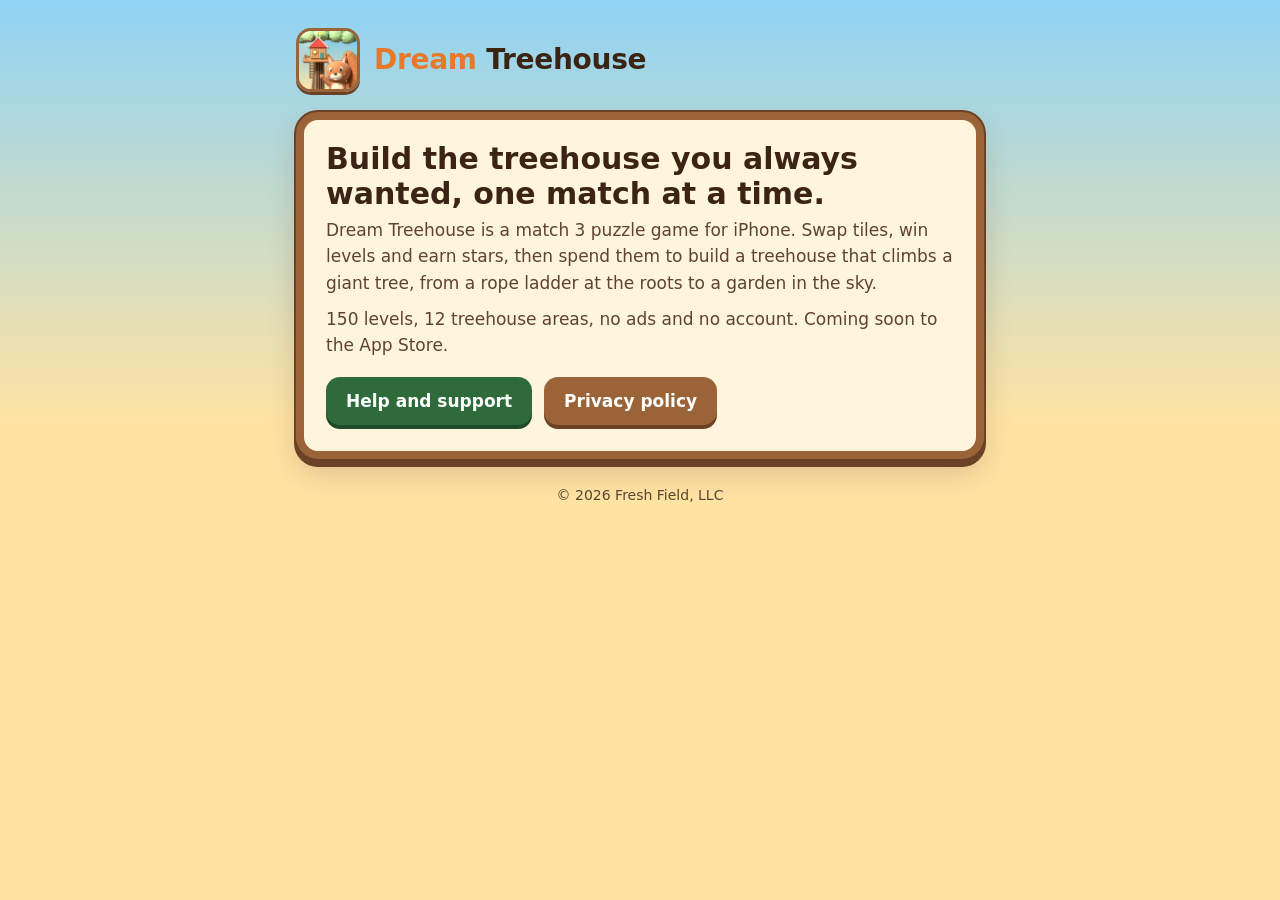
<file: index.html>
<!doctype html>
<html lang="en">
<head>
<meta charset="utf-8">
<meta name="viewport" content="width=device-width, initial-scale=1">
<title>Dream Treehouse</title>
<meta name="description" content="Dream Treehouse: a match 3 puzzle game for iPhone. Win levels, earn stars and build a treehouse that climbs a giant tree.">
<link rel="icon" href="icon.png">
<link rel="apple-touch-icon" href="icon.png">
<link rel="stylesheet" href="style.css">
</head>
<body>
<main>
  <header class="top">
    <img src="icon.png" alt="">
    <div class="brand"><span class="dream">Dream</span> Treehouse</div>
  </header>

  <div class="card">
    <h1>Build the treehouse you always wanted, one match at a time.</h1>
    <p>Dream Treehouse is a match 3 puzzle game for iPhone. Swap tiles, win levels and earn stars, then spend them to build a treehouse that climbs a giant tree, from a rope ladder at the roots to a garden in the sky.</p>
    <p>150 levels, 12 treehouse areas, no ads and no account. Coming soon to the App Store.</p>
    <div class="links">
      <a class="button" href="support/">Help and support</a>
      <a class="button wood" href="privacy/">Privacy policy</a>
    </div>
  </div>

  <footer>&copy; 2026 Fresh Field, LLC</footer>
</main>
</body>
</html>
</file>
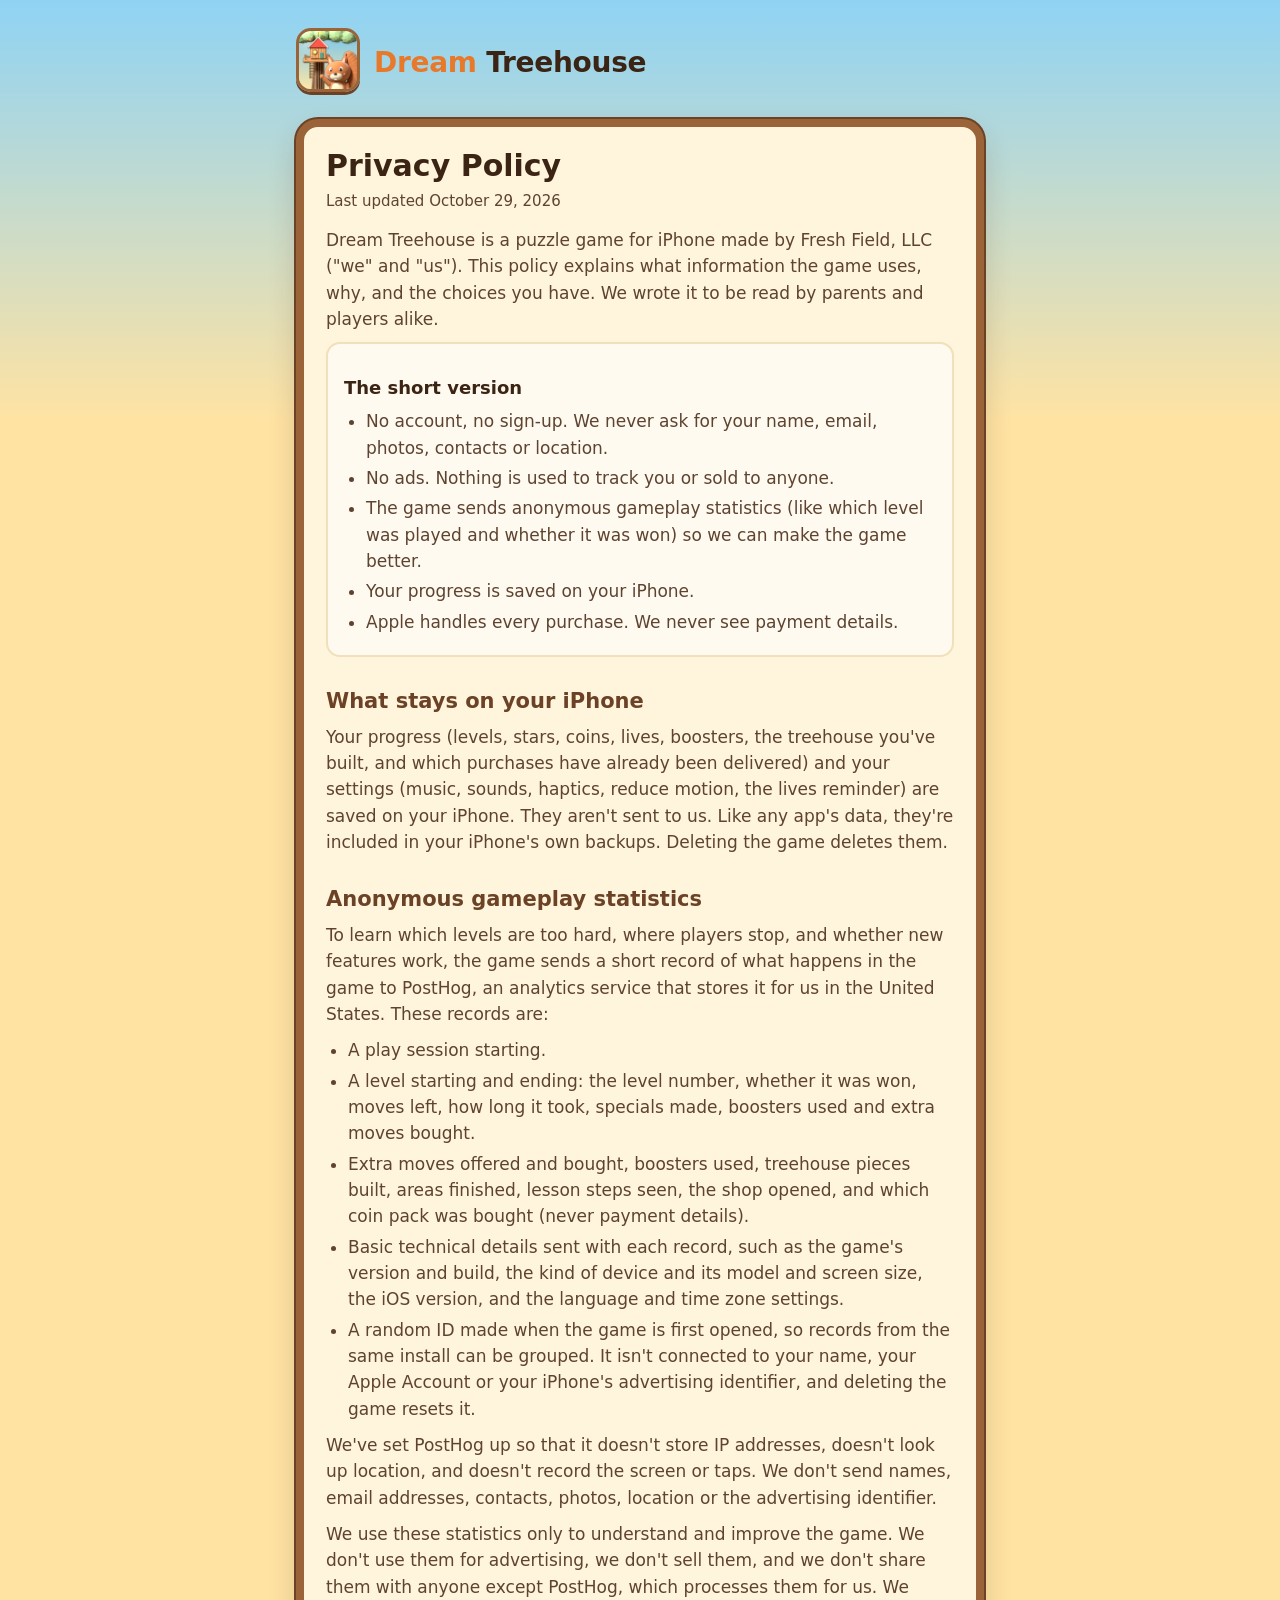
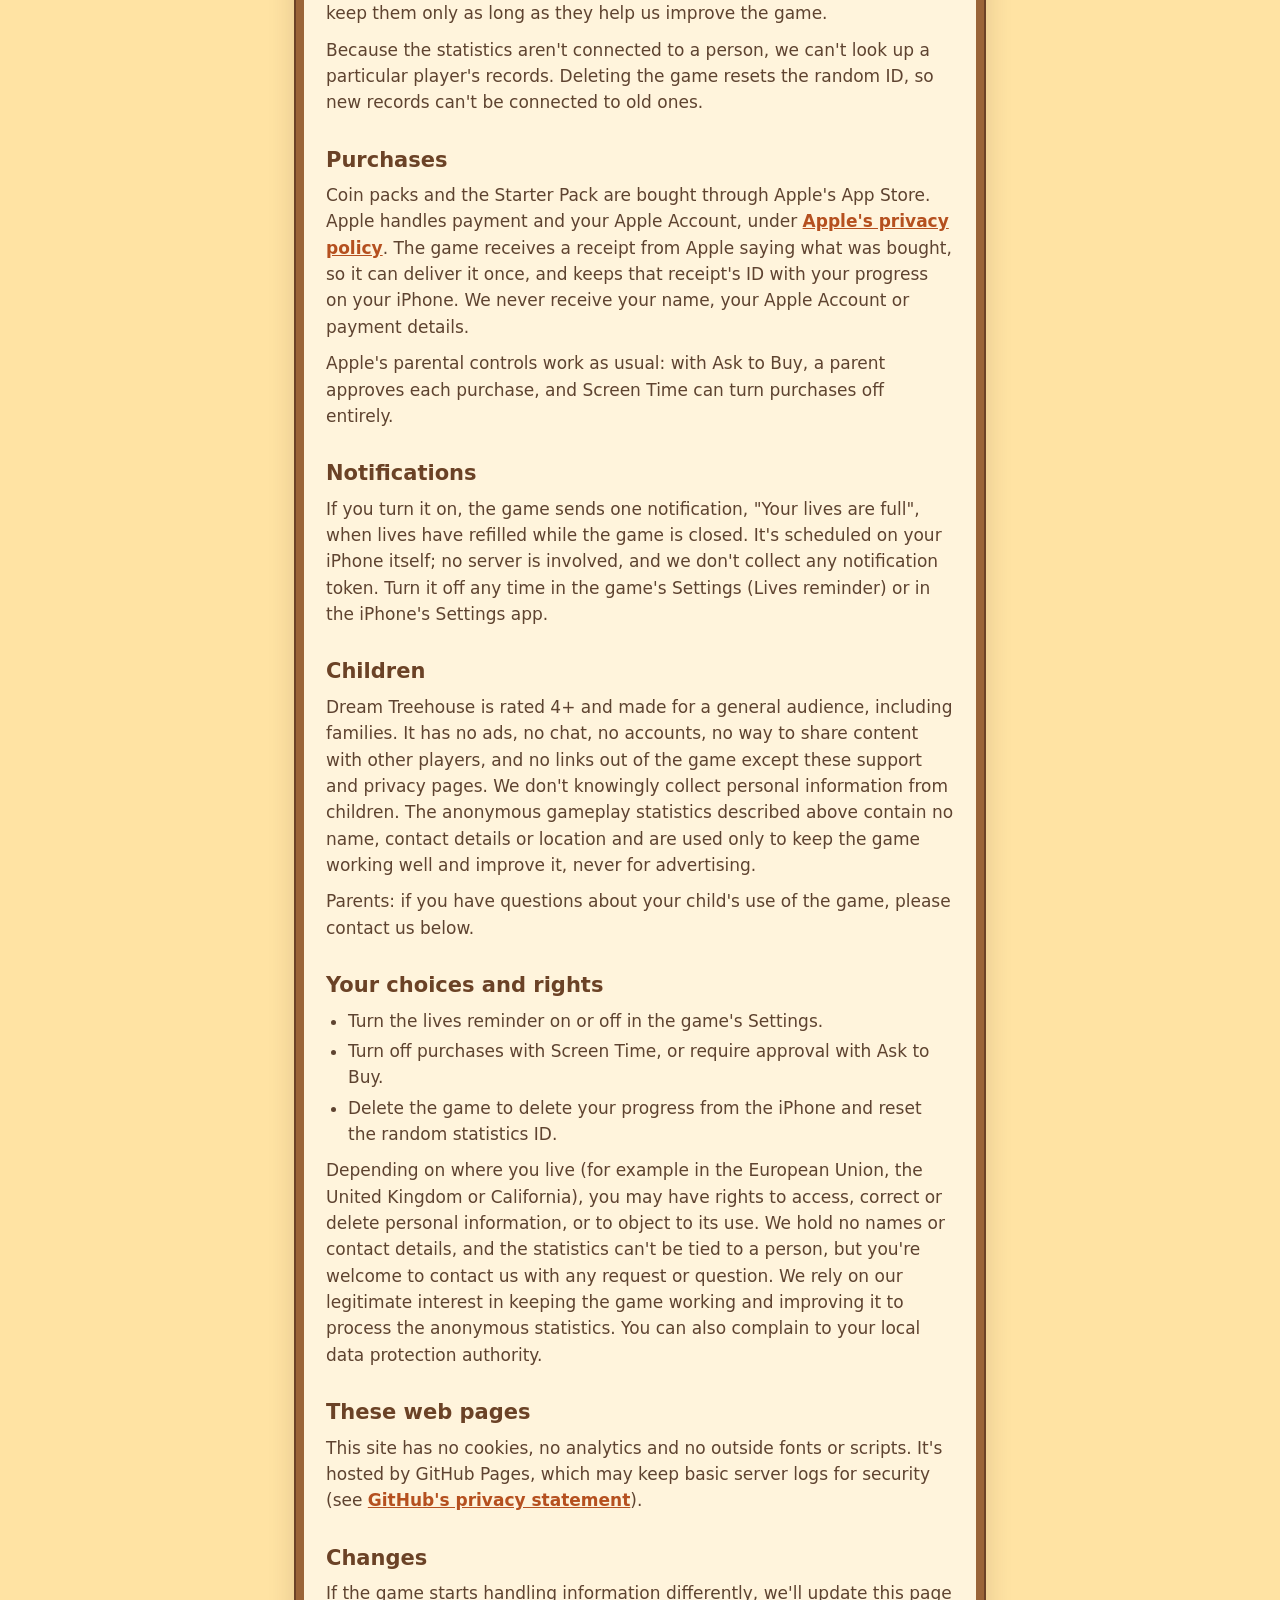
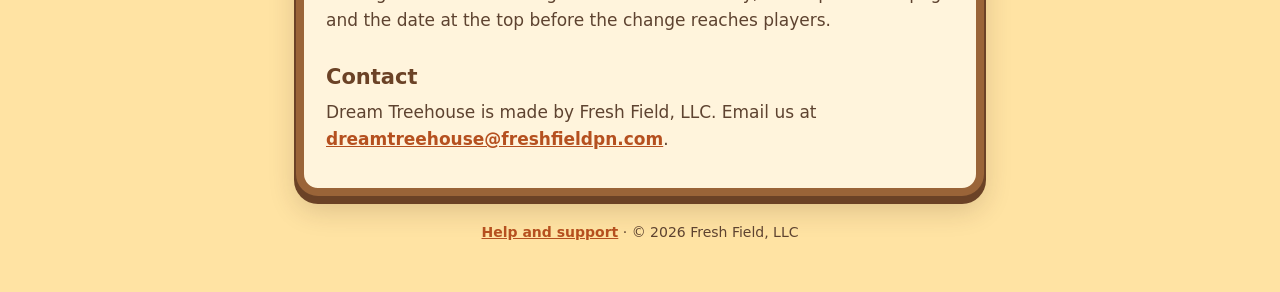
<file: privacy/index.html>
<!doctype html>
<html lang="en">
<head>
<meta charset="utf-8">
<meta name="viewport" content="width=device-width, initial-scale=1">
<title>Privacy Policy · Dream Treehouse</title>
<meta name="description" content="How the Dream Treehouse iPhone game handles your information.">
<link rel="icon" href="../icon.png">
<link rel="stylesheet" href="../style.css">
</head>
<body>
<main>
  <header class="top">
    <a href="../"><img src="../icon.png" alt="Dream Treehouse home"></a>
    <a href="../" class="brand"><span class="dream">Dream</span> Treehouse</a>
  </header>

  <article class="card">
    <h1>Privacy Policy</h1>
    <p class="updated">Last updated October 29, 2026</p>

    <p>Dream Treehouse is a puzzle game for iPhone made by Fresh Field, LLC ("we" and "us"). This policy explains what information the game uses, why, and the choices you have. We wrote it to be read by parents and players alike.</p>

    <div class="short">
      <h3>The short version</h3>
      <ul>
        <li>No account, no sign-up. We never ask for your name, email, photos, contacts or location.</li>
        <li>No ads. Nothing is used to track you or sold to anyone.</li>
        <li>The game sends anonymous gameplay statistics (like which level was played and whether it was won) so we can make the game better.</li>
        <li>Your progress is saved on your iPhone.</li>
        <li>Apple handles every purchase. We never see payment details.</li>
      </ul>
    </div>

    <h2>What stays on your iPhone</h2>
    <p>Your progress (levels, stars, coins, lives, boosters, the treehouse you've built, and which purchases have already been delivered) and your settings (music, sounds, haptics, reduce motion, the lives reminder) are saved on your iPhone. They aren't sent to us. Like any app's data, they're included in your iPhone's own backups. Deleting the game deletes them.</p>

    <h2>Anonymous gameplay statistics</h2>
    <p>To learn which levels are too hard, where players stop, and whether new features work, the game sends a short record of what happens in the game to PostHog, an analytics service that stores it for us in the United States. These records are:</p>
    <ul>
      <li>A play session starting.</li>
      <li>A level starting and ending: the level number, whether it was won, moves left, how long it took, specials made, boosters used and extra moves bought.</li>
      <li>Extra moves offered and bought, boosters used, treehouse pieces built, areas finished, lesson steps seen, the shop opened, and which coin pack was bought (never payment details).</li>
      <li>Basic technical details sent with each record, such as the game's version and build, the kind of device and its model and screen size, the iOS version, and the language and time zone settings.</li>
      <li>A random ID made when the game is first opened, so records from the same install can be grouped. It isn't connected to your name, your Apple Account or your iPhone's advertising identifier, and deleting the game resets it.</li>
    </ul>
    <p>We've set PostHog up so that it doesn't store IP addresses, doesn't look up location, and doesn't record the screen or taps. We don't send names, email addresses, contacts, photos, location or the advertising identifier.</p>
    <p>We use these statistics only to understand and improve the game. We don't use them for advertising, we don't sell them, and we don't share them with anyone except PostHog, which processes them for us. We keep them only as long as they help us improve the game.</p>
    <p>Because the statistics aren't connected to a person, we can't look up a particular player's records. Deleting the game resets the random ID, so new records can't be connected to old ones.</p>

    <h2>Purchases</h2>
    <p>Coin packs and the Starter Pack are bought through Apple's App Store. Apple handles payment and your Apple Account, under <a href="https://www.apple.com/legal/privacy/">Apple's privacy policy</a>. The game receives a receipt from Apple saying what was bought, so it can deliver it once, and keeps that receipt's ID with your progress on your iPhone. We never receive your name, your Apple Account or payment details.</p>
    <p>Apple's parental controls work as usual: with Ask to Buy, a parent approves each purchase, and Screen Time can turn purchases off entirely.</p>

    <h2>Notifications</h2>
    <p>If you turn it on, the game sends one notification, "Your lives are full", when lives have refilled while the game is closed. It's scheduled on your iPhone itself; no server is involved, and we don't collect any notification token. Turn it off any time in the game's Settings (Lives reminder) or in the iPhone's Settings app.</p>

    <h2>Children</h2>
    <p>Dream Treehouse is rated 4+ and made for a general audience, including families. It has no ads, no chat, no accounts, no way to share content with other players, and no links out of the game except these support and privacy pages. We don't knowingly collect personal information from children. The anonymous gameplay statistics described above contain no name, contact details or location and are used only to keep the game working well and improve it, never for advertising.</p>
    <p>Parents: if you have questions about your child's use of the game, please contact us below.</p>

    <h2>Your choices and rights</h2>
    <ul>
      <li>Turn the lives reminder on or off in the game's Settings.</li>
      <li>Turn off purchases with Screen Time, or require approval with Ask to Buy.</li>
      <li>Delete the game to delete your progress from the iPhone and reset the random statistics ID.</li>
    </ul>
    <p>Depending on where you live (for example in the European Union, the United Kingdom or California), you may have rights to access, correct or delete personal information, or to object to its use. We hold no names or contact details, and the statistics can't be tied to a person, but you're welcome to contact us with any request or question. We rely on our legitimate interest in keeping the game working and improving it to process the anonymous statistics. You can also complain to your local data protection authority.</p>

    <h2>These web pages</h2>
    <p>This site has no cookies, no analytics and no outside fonts or scripts. It's hosted by GitHub Pages, which may keep basic server logs for security (see <a href="https://docs.github.com/en/site-policy/privacy-policies/github-general-privacy-statement">GitHub's privacy statement</a>).</p>

    <h2>Changes</h2>
    <p>If the game starts handling information differently, we'll update this page and the date at the top before the change reaches players.</p>

    <h2>Contact</h2>
    <p class="contact">Dream Treehouse is made by Fresh Field, LLC. Email us at <a href="mailto:dreamtreehouse@freshfieldpn.com">dreamtreehouse@freshfieldpn.com</a>.</p>
  </article>

  <footer><a href="../support/">Help and support</a> · &copy; 2026 Fresh Field, LLC</footer>
</main>
</body>
</html>
</file>
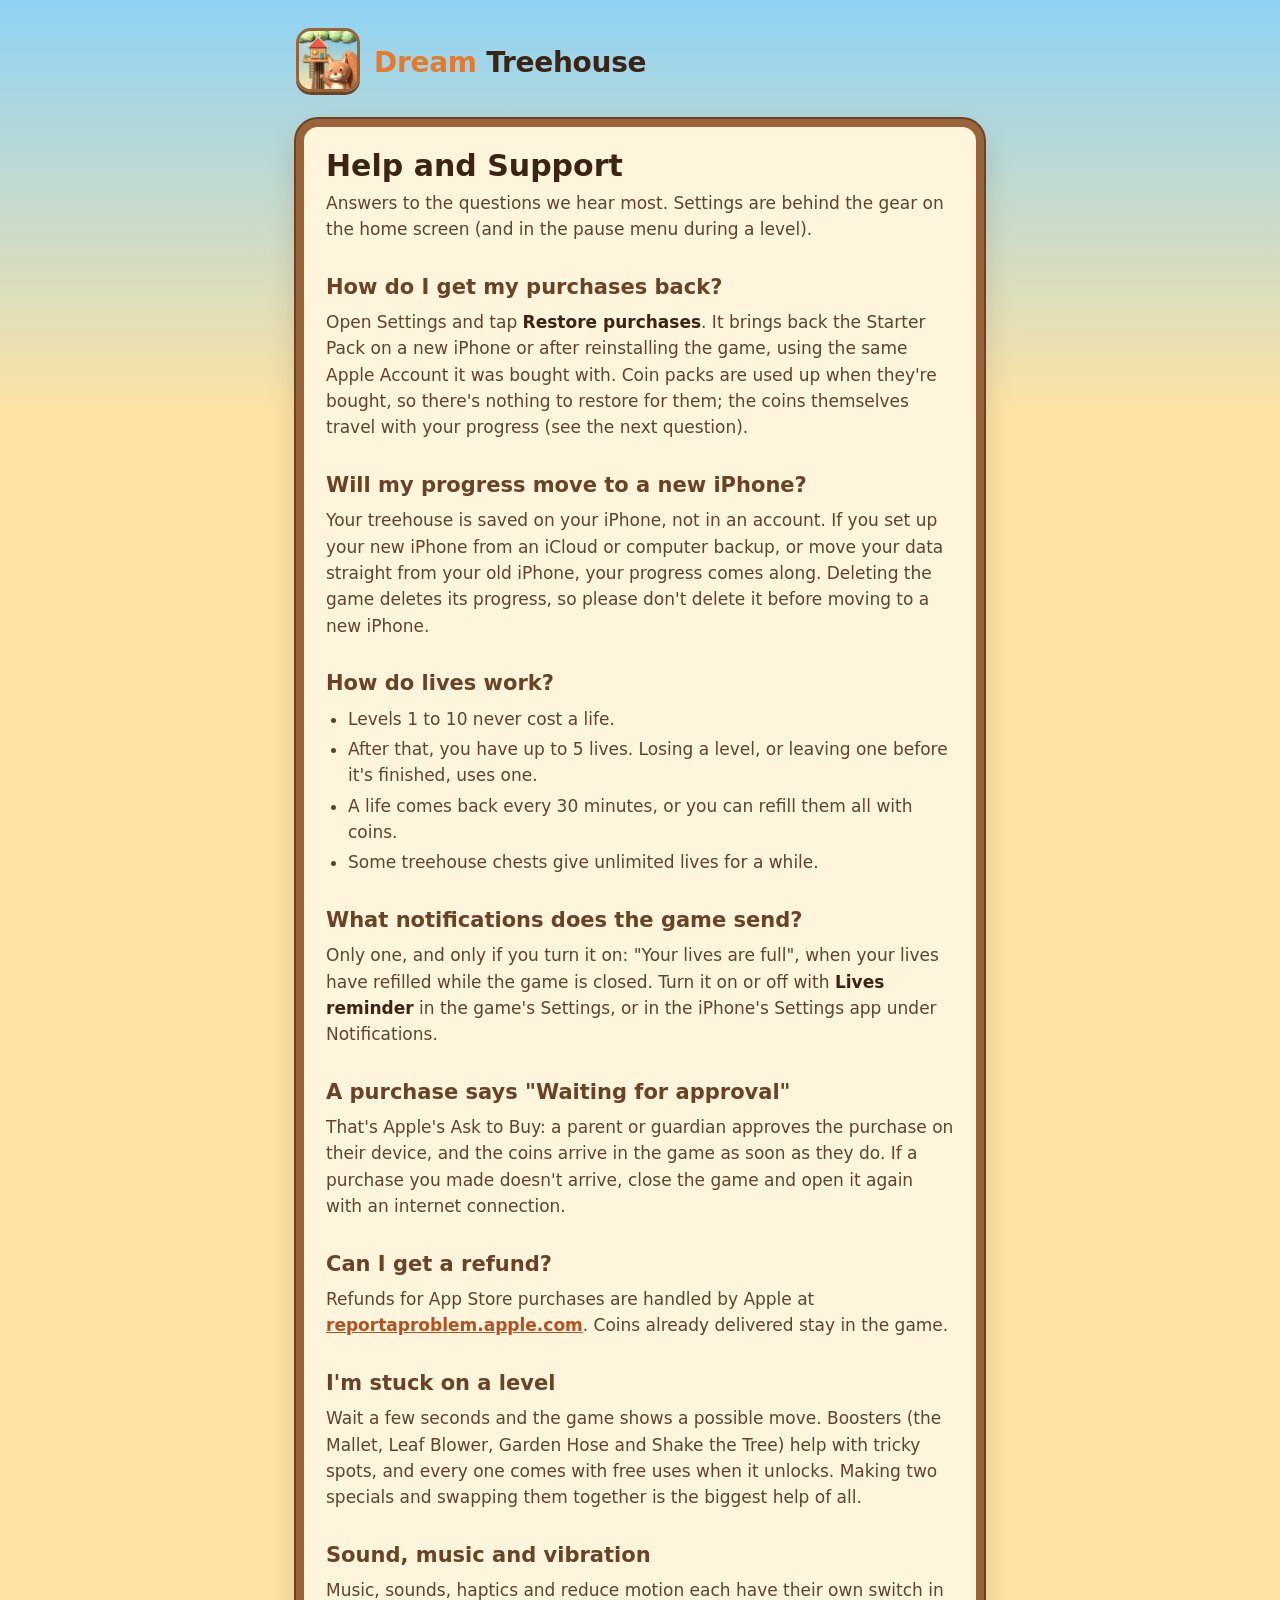
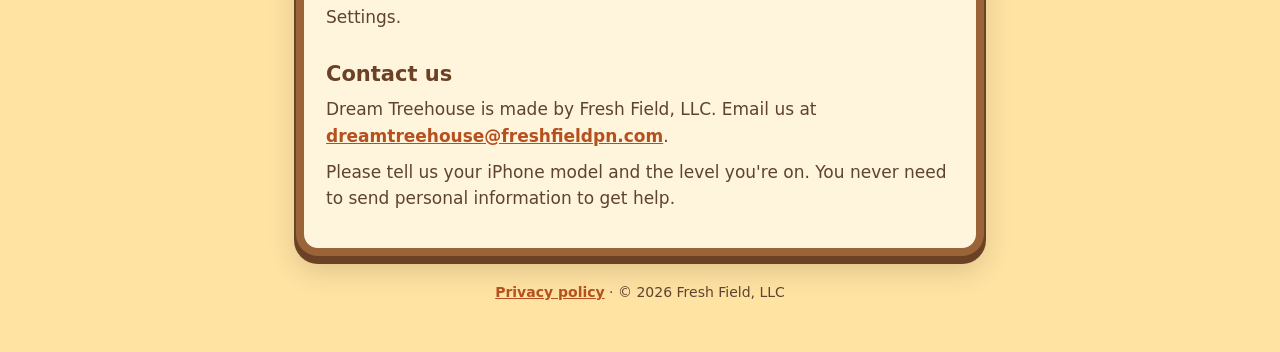
<file: support/index.html>
<!doctype html>
<html lang="en">
<head>
<meta charset="utf-8">
<meta name="viewport" content="width=device-width, initial-scale=1">
<title>Help and Support · Dream Treehouse</title>
<meta name="description" content="Answers to common questions about the Dream Treehouse iPhone game, and how to reach us.">
<link rel="icon" href="../icon.png">
<link rel="stylesheet" href="../style.css">
</head>
<body>
<main>
  <header class="top">
    <a href="../"><img src="../icon.png" alt="Dream Treehouse home"></a>
    <a href="../" class="brand"><span class="dream">Dream</span> Treehouse</a>
  </header>

  <article class="card">
    <h1>Help and Support</h1>
    <p>Answers to the questions we hear most. Settings are behind the gear on the home screen (and in the pause menu during a level).</p>

    <h2>How do I get my purchases back?</h2>
    <p>Open Settings and tap <strong>Restore purchases</strong>. It brings back the Starter Pack on a new iPhone or after reinstalling the game, using the same Apple Account it was bought with. Coin packs are used up when they're bought, so there's nothing to restore for them; the coins themselves travel with your progress (see the next question).</p>

    <h2>Will my progress move to a new iPhone?</h2>
    <p>Your treehouse is saved on your iPhone, not in an account. If you set up your new iPhone from an iCloud or computer backup, or move your data straight from your old iPhone, your progress comes along. Deleting the game deletes its progress, so please don't delete it before moving to a new iPhone.</p>

    <h2>How do lives work?</h2>
    <ul>
      <li>Levels 1 to 10 never cost a life.</li>
      <li>After that, you have up to 5 lives. Losing a level, or leaving one before it's finished, uses one.</li>
      <li>A life comes back every 30 minutes, or you can refill them all with coins.</li>
      <li>Some treehouse chests give unlimited lives for a while.</li>
    </ul>

    <h2>What notifications does the game send?</h2>
    <p>Only one, and only if you turn it on: "Your lives are full", when your lives have refilled while the game is closed. Turn it on or off with <strong>Lives reminder</strong> in the game's Settings, or in the iPhone's Settings app under Notifications.</p>

    <h2>A purchase says "Waiting for approval"</h2>
    <p>That's Apple's Ask to Buy: a parent or guardian approves the purchase on their device, and the coins arrive in the game as soon as they do. If a purchase you made doesn't arrive, close the game and open it again with an internet connection.</p>

    <h2>Can I get a refund?</h2>
    <p>Refunds for App Store purchases are handled by Apple at <a href="https://reportaproblem.apple.com">reportaproblem.apple.com</a>. Coins already delivered stay in the game.</p>

    <h2>I'm stuck on a level</h2>
    <p>Wait a few seconds and the game shows a possible move. Boosters (the Mallet, Leaf Blower, Garden Hose and Shake the Tree) help with tricky spots, and every one comes with free uses when it unlocks. Making two specials and swapping them together is the biggest help of all.</p>

    <h2>Sound, music and vibration</h2>
    <p>Music, sounds, haptics and reduce motion each have their own switch in Settings.</p>

    <h2>Contact us</h2>
    <p class="contact">Dream Treehouse is made by Fresh Field, LLC. Email us at <a href="mailto:dreamtreehouse@freshfieldpn.com">dreamtreehouse@freshfieldpn.com</a>.</p>
    <p>Please tell us your iPhone model and the level you're on. You never need to send personal information to get help.</p>
  </article>

  <footer><a href="../privacy/">Privacy policy</a> · &copy; 2026 Fresh Field, LLC</footer>
</main>
</body>
</html>
</file>
<file: style.css>
/* Dream Treehouse's own colors (the game's Palette.swift) and rounded type.
   No web fonts or other outside requests, so visiting these pages sends
   nothing anywhere but GitHub Pages. */
:root {
  color-scheme: light;
  --sky-top: #8fd3f4;
  --sky-bottom: #ffe3a3;
  --cream: #fff4dc;
  --cream-shade: #f1e0b8;
  --wood-dark: #6b4226;
  --wood: #9a6438;
  --text: #3b2414;
  --text-soft: #5e4330;
  --accent: #ffb347;
  --accent-hot: #ff7a59;
  --forest: #2f6b3a;
  --round: ui-rounded, "SF Pro Rounded", "Nunito", "Varela Round", system-ui, -apple-system, "Segoe UI", sans-serif;
}

* { box-sizing: border-box; }

html { background: var(--sky-bottom); }

body {
  margin: 0;
  min-height: 100vh;
  background: linear-gradient(var(--sky-top), var(--sky-bottom) 420px) no-repeat, var(--sky-bottom);
  color: var(--text);
  font: 17px/1.55 var(--round);
  -webkit-text-size-adjust: 100%;
}

main {
  max-width: 720px;
  margin: 0 auto;
  padding: 28px 16px 48px;
}

header.top {
  display: flex;
  align-items: center;
  gap: 14px;
  margin-bottom: 20px;
}

header.top img {
  width: 64px;
  height: 64px;
  border-radius: 15px;
  border: 3px solid var(--wood);
  box-shadow: 0 3px 0 var(--wood-dark);
}

header.top a { color: inherit; text-decoration: none; }

.brand {
  font-size: 28px;
  font-weight: 900;
  letter-spacing: -0.01em;
  line-height: 1.1;
}

.brand .dream { color: #e8792b; }

.card {
  background: var(--cream);
  border: 8px solid var(--wood);
  border-radius: 22px;
  box-shadow: 0 0 0 2px var(--wood-dark), 0 6px 0 2px var(--wood-dark), 0 14px 28px rgba(59, 36, 20, 0.18);
  padding: 22px 22px 26px;
}

h1 {
  font-size: 30px;
  font-weight: 900;
  line-height: 1.15;
  margin: 0 0 6px;
}

h2 {
  font-size: 21px;
  font-weight: 800;
  margin: 28px 0 6px;
  color: var(--wood-dark);
}

h3 {
  font-size: 18px;
  font-weight: 800;
  margin: 20px 0 4px;
}

p, li { color: var(--text-soft); }

p { margin: 6px 0 10px; }

ul { padding-left: 22px; margin: 6px 0 10px; }

li { margin: 4px 0; }

strong { color: var(--text); }

a { color: #b5501f; font-weight: 700; }

.updated { font-size: 15px; margin: 0 0 14px; }

.short {
  background: #fffaf0;
  border: 2px solid var(--cream-shade);
  border-radius: 14px;
  padding: 10px 16px;
}

.links {
  display: flex;
  flex-wrap: wrap;
  gap: 12px;
  margin-top: 18px;
}

.button {
  display: inline-block;
  padding: 11px 20px;
  border-radius: 14px;
  background: var(--forest);
  color: #fff;
  font-weight: 800;
  text-decoration: none;
  box-shadow: 0 4px 0 #1f4a27;
}

.button.wood { background: var(--wood); box-shadow: 0 4px 0 var(--wood-dark); }

footer {
  margin-top: 26px;
  text-align: center;
  font-size: 14px;
  color: var(--text-soft);
}

footer a { font-weight: 700; }

@media (max-width: 420px) {
  .card { border-width: 6px; padding: 18px 16px 22px; }
  h1 { font-size: 26px; }
}
</file>
